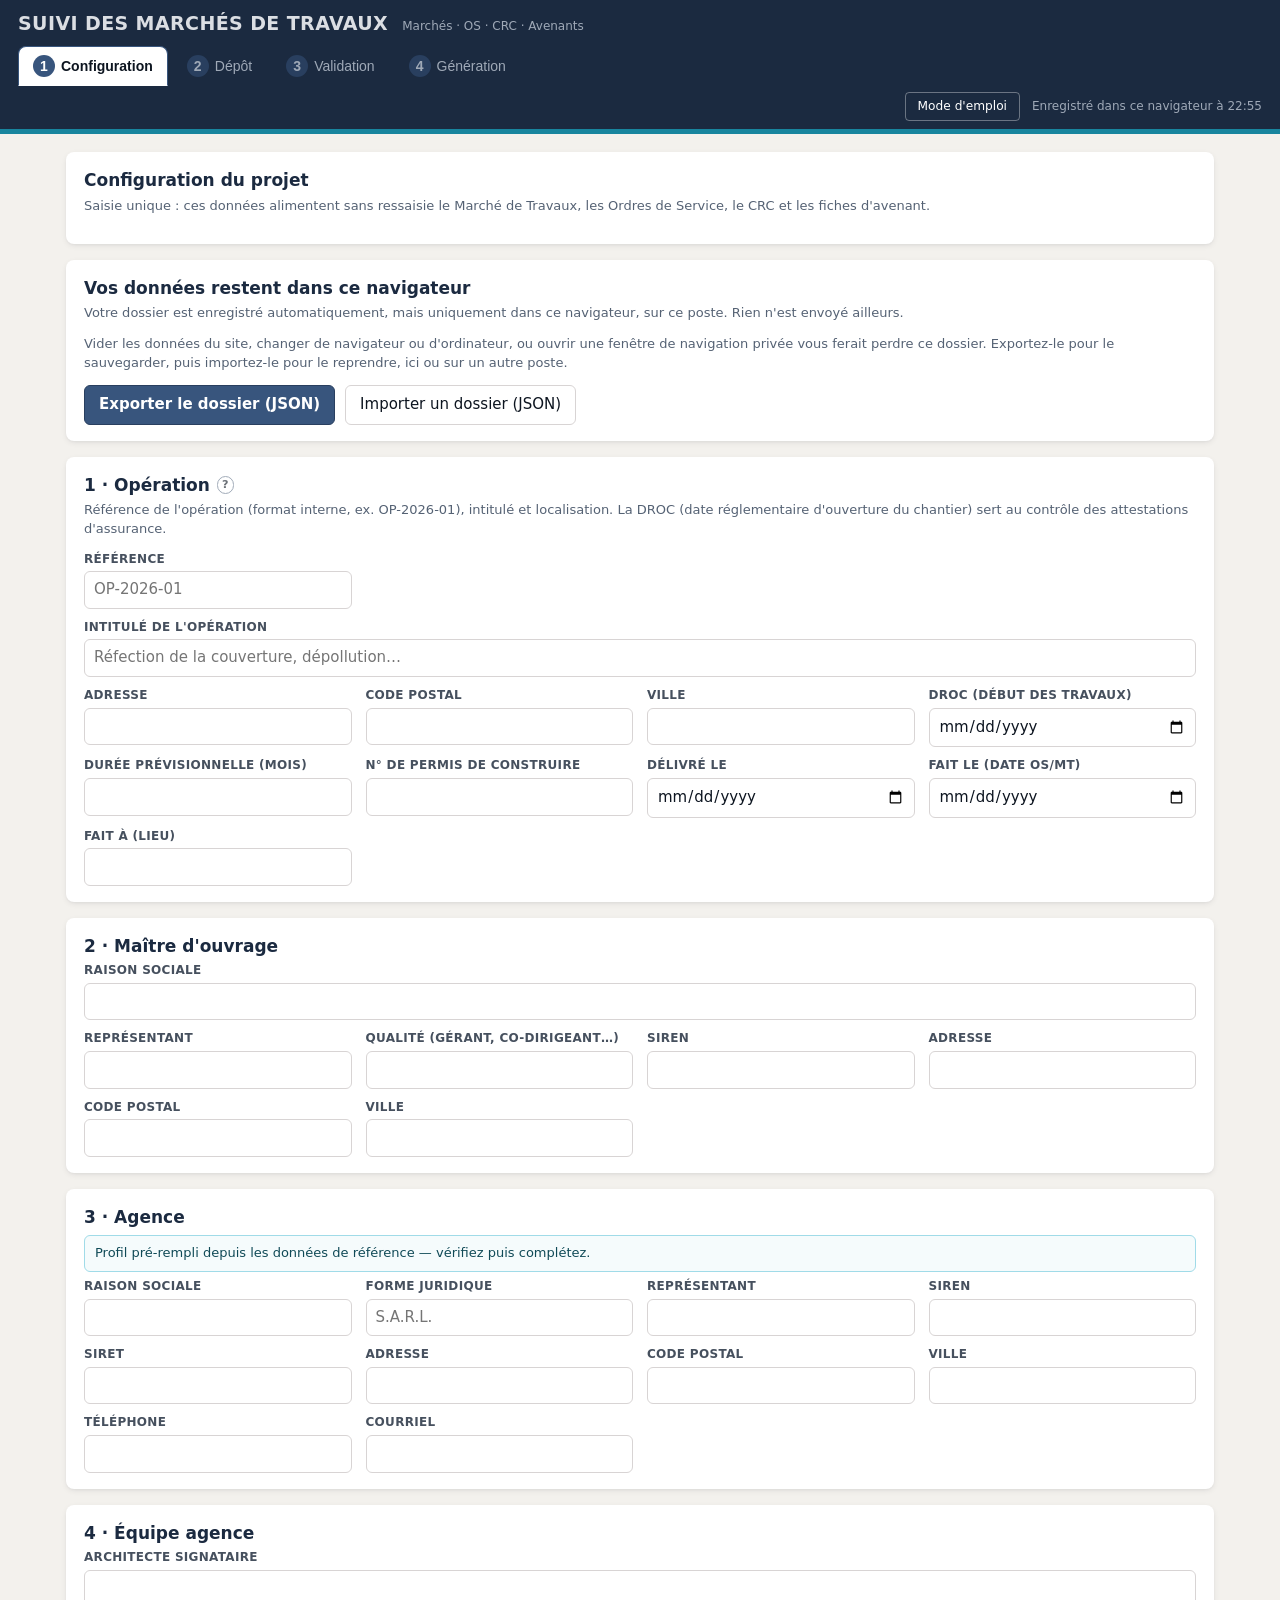
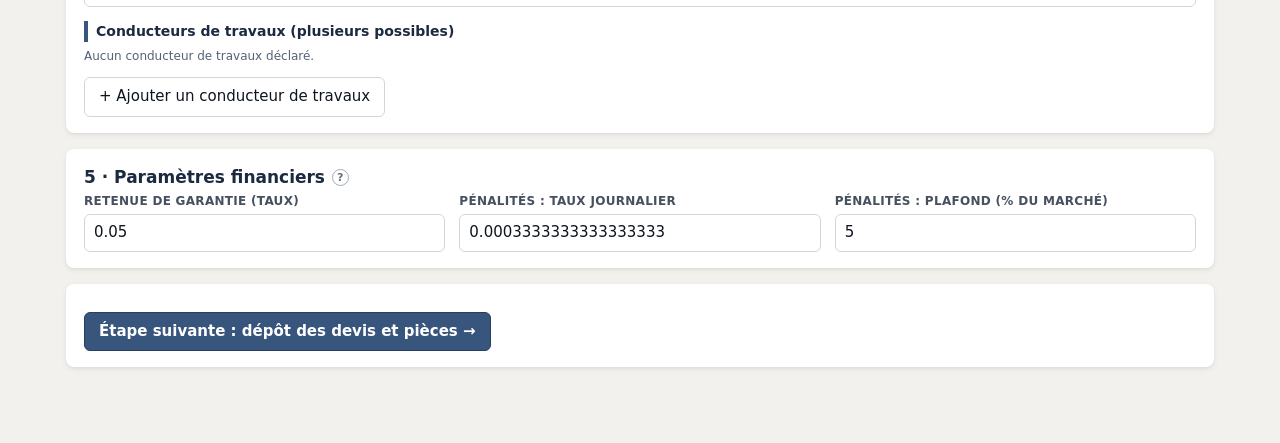
<file: index.html>
<!DOCTYPE html>
<!-- index.html
     Application web statique « Suivi des Marchés de Travaux ».
     Aucun build, aucune dépendance hors vendor/ : un navigateur suffit.
     Le shell ne contient que l'en-tête (charte : bleu marine + bandeau
     orange), la navigation par étapes et les points d'ancrage ; tous les
     écrans sont rendus par js/app.js (module ES). -->
<html lang="fr">
<head>
  <meta charset="utf-8">
  <meta name="viewport" content="width=device-width, initial-scale=1">
  <title>Suivi des Marchés de Travaux</title>
  <!-- Jetons de la charte (couleurs, polices, rayons) : chargés AVANT la feuille
       de style, qui ne fait que les consommer. Aucune valeur de couleur n'est
       écrite en dur dans app.css. -->
  <link rel="stylesheet" href="css/tokens.css">
  <link rel="stylesheet" href="css/app.css">
</head>
<body>
  <header id="entete">
    <div class="marque">
      <span class="titre">Suivi des marchés de travaux</span>
      <span class="sous-titre">Marchés · OS · CRC · Avenants</span>
    </div>
    <nav id="etapes" aria-label="Étapes du workflow"></nav>
    <div class="zone-outils">
      <button id="bouton-aide" class="bouton-aide" type="button" aria-haspopup="dialog">Mode d'emploi</button>
      <span id="sauvegarde-indicateur">Initialisation…</span>
    </div>
  </header>
  <div id="bandeau"></div>
  <!-- Barre de dossier partagé : présente sur TOUS les écrans. Se connecter et choisir
       une opération sont les PREMIÈRES choses qu'on fait — le panneau vivait au
       contraire au bas du dernier écran, où personne ne le trouvait. Elle reste vide,
       donc invisible, tant qu'aucune base n'est configurée. -->
  <div id="barre-dossier"></div>

  <main id="contenu">
    <noscript>
      <p>Cette application a besoin de JavaScript (modules ES natifs, aucune
      installation). Activez JavaScript puis rechargez la page.</p>
    </noscript>
  </main>

  <div id="toasts" aria-live="polite"></div>

  <script type="module" src="js/app.js"></script>
</body>
</html>
</file>
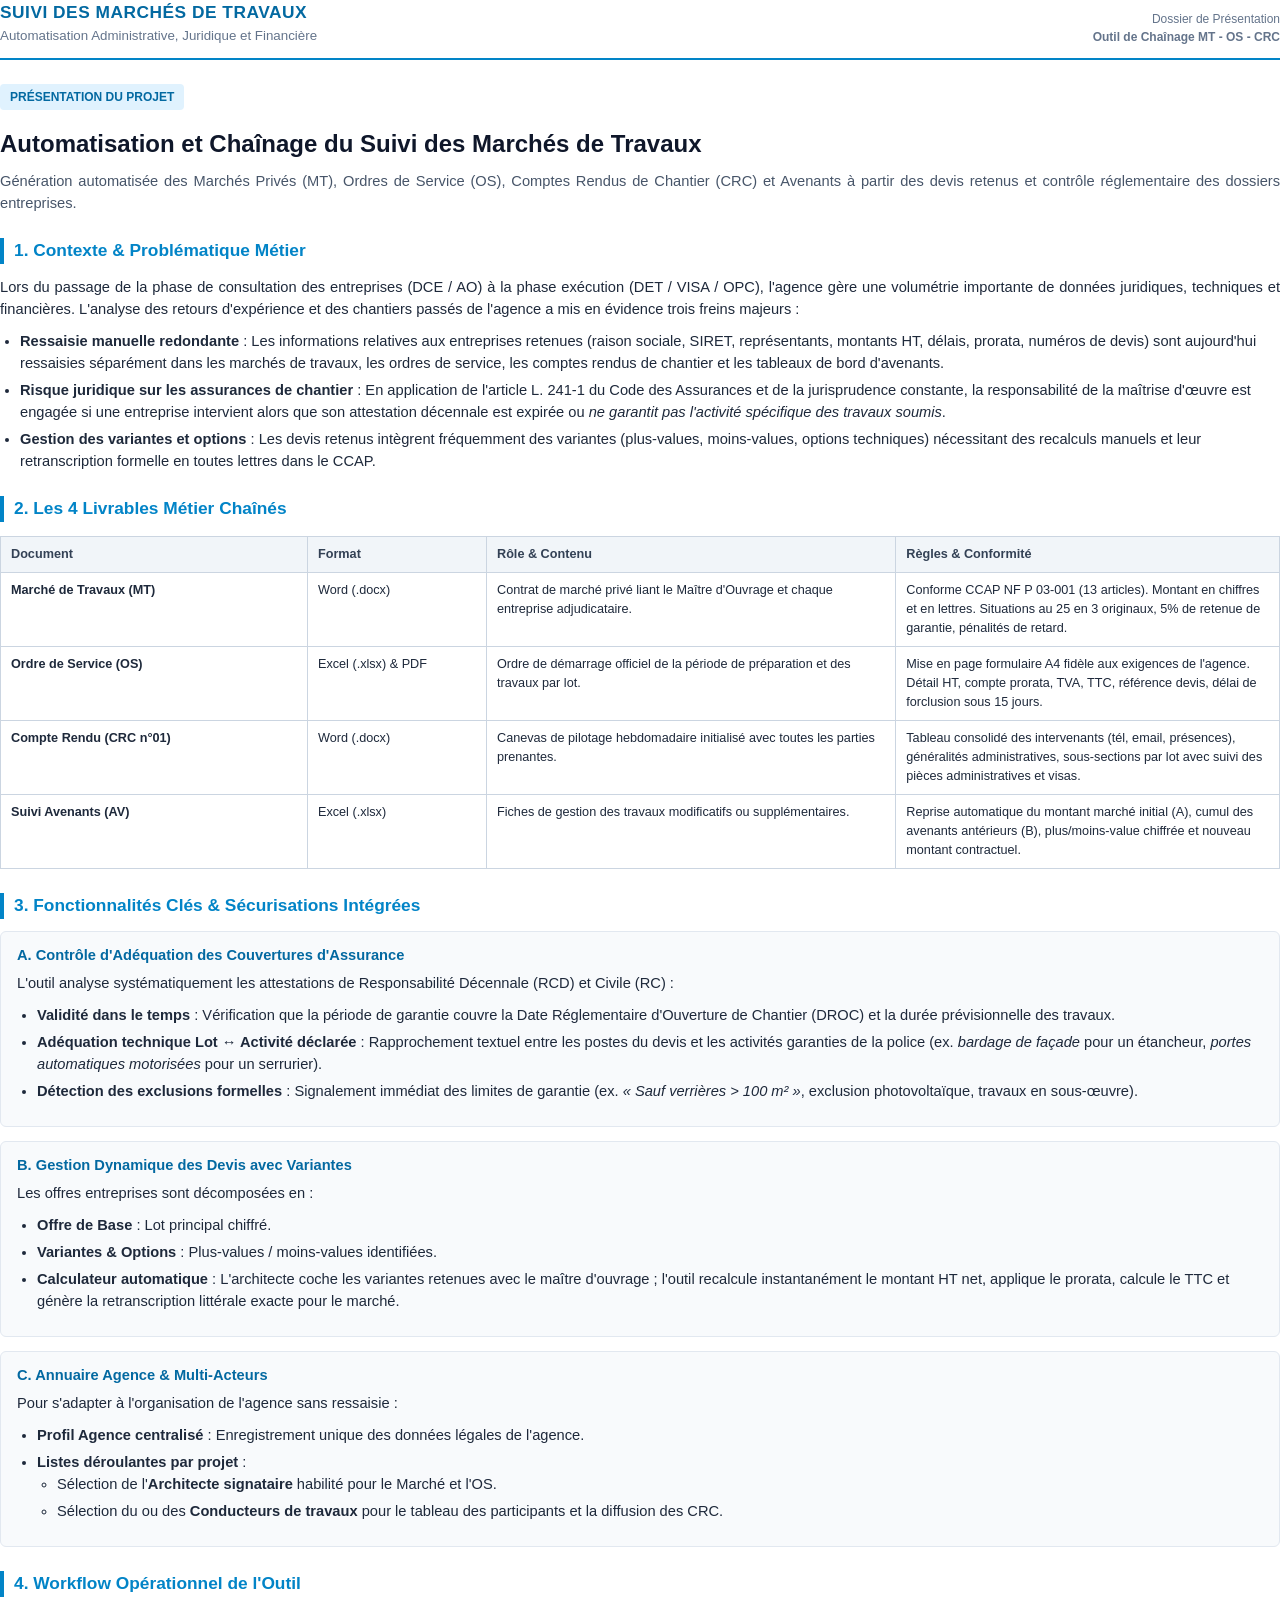
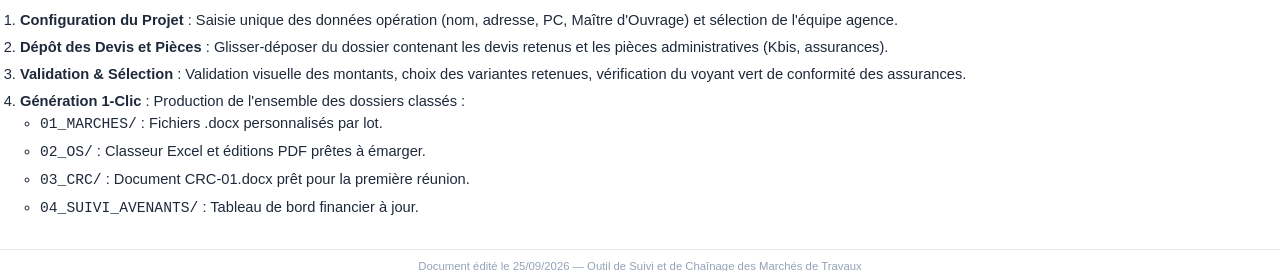
<file: docs/cahier-des-charges.html>
<!DOCTYPE html>
<html lang="fr">
<head>
<meta charset="utf-8">
<title>Présentation du Projet d'Outil - Suivi des Marchés de Travaux</title>
<style>
  @page {
    size: A4;
    margin: 20mm 15mm 20mm 15mm;
  }
  body {
    font-family: -apple-system, BlinkMacSystemFont, 'Segoe UI', Roboto, Helvetica, Arial, sans-serif;
    color: #1e293b;
    line-height: 1.5;
    font-size: 11pt;
    margin: 0;
    padding: 0;
  }
  .header {
    border-bottom: 2px solid #0284c7;
    padding-bottom: 12px;
    margin-bottom: 24px;
    display: flex;
    justify-content: space-between;
    align-items: flex-end;
  }
  .doc-title-top {
    font-size: 13pt;
    font-weight: 700;
    color: #0369a1;
    text-transform: uppercase;
    letter-spacing: 0.5px;
  }
  .doc-subtitle {
    font-size: 10pt;
    color: #64748b;
  }
  h1 {
    font-size: 18pt;
    color: #0f172a;
    margin: 0 0 8px 0;
    font-weight: 800;
  }
  .intro-badge {
    display: inline-block;
    background: #e0f2fe;
    color: #0369a1;
    padding: 4px 10px;
    border-radius: 4px;
    font-size: 9pt;
    font-weight: 600;
    margin-bottom: 16px;
  }
  h2 {
    font-size: 13pt;
    color: #0284c7;
    border-left: 4px solid #0284c7;
    padding-left: 10px;
    margin-top: 24px;
    margin-bottom: 12px;
  }
  h3 {
    font-size: 11pt;
    color: #334155;
    margin-top: 14px;
    margin-bottom: 6px;
    font-weight: 700;
  }
  p {
    margin: 0 0 10px 0;
    text-align: justify;
  }
  ul, ol {
    margin: 0 0 12px 0;
    padding-left: 20px;
  }
  li {
    margin-bottom: 5px;
  }
  .card {
    background: #f8fafc;
    border: 1px solid #e2e8f0;
    border-radius: 6px;
    padding: 12px 16px;
    margin-bottom: 14px;
  }
  table {
    width: 100%;
    border-collapse: collapse;
    margin: 14px 0;
    font-size: 9.5pt;
  }
  th {
    background: #f1f5f9;
    color: #334155;
    text-align: left;
    padding: 8px 10px;
    border: 1px solid #cbd5e1;
    font-weight: 700;
  }
  td {
    padding: 8px 10px;
    border: 1px solid #cbd5e1;
    vertical-align: top;
  }
  .page-break {
    page-break-before: always;
  }
  .footer {
    margin-top: 30px;
    border-top: 1px solid #e2e8f0;
    padding-top: 8px;
    font-size: 8.5pt;
    color: #94a3b8;
    text-align: center;
  }
</style>
</head>
<body>

<div class="header">
  <div>
    <div class="doc-title-top">SUIVI DES MARCHÉS DE TRAVAUX</div>
    <div class="doc-subtitle">Automatisation Administrative, Juridique et Financière</div>
  </div>
  <div style="text-align: right; font-size: 9pt; color: #64748b;">
    Dossier de Présentation<br>
    <strong>Outil de Chaînage MT - OS - CRC</strong>
  </div>
</div>

<div class="intro-badge">PRÉSENTATION DU PROJET</div>

<h1>Automatisation et Chaînage du Suivi des Marchés de Travaux</h1>
<p style="font-size: 11pt; color: #475569; font-weight: 500;">
  Génération automatisée des Marchés Privés (MT), Ordres de Service (OS), Comptes Rendus de Chantier (CRC) et Avenants à partir des devis retenus et contrôle réglementaire des dossiers entreprises.
</p>

<h2>1. Contexte & Problématique Métier</h2>
<p>
  Lors du passage de la phase de consultation des entreprises (DCE / AO) à la phase exécution (DET / VISA / OPC), l'agence gère une volumétrie importante de données juridiques, techniques et financières. L'analyse des retours d'expérience et des chantiers passés de l'agence a mis en évidence trois freins majeurs :
</p>
<ul>
  <li><strong>Ressaisie manuelle redondante</strong> : Les informations relatives aux entreprises retenues (raison sociale, SIRET, représentants, montants HT, délais, prorata, numéros de devis) sont aujourd'hui ressaisies séparément dans les marchés de travaux, les ordres de service, les comptes rendus de chantier et les tableaux de bord d'avenants.</li>
  <li><strong>Risque juridique sur les assurances de chantier</strong> : En application de l'article L. 241-1 du Code des Assurances et de la jurisprudence constante, la responsabilité de la maîtrise d'œuvre est engagée si une entreprise intervient alors que son attestation décennale est expirée ou <em>ne garantit pas l'activité spécifique des travaux soumis</em>.</li>
  <li><strong>Gestion des variantes et options</strong> : Les devis retenus intègrent fréquemment des variantes (plus-values, moins-values, options techniques) nécessitant des recalculs manuels et leur retranscription formelle en toutes lettres dans le CCAP.</li>
</ul>

<h2>2. Les 4 Livrables Métier Chaînés</h2>
<table>
  <thead>
    <tr>
      <th style="width: 24%;">Document</th>
      <th style="width: 14%;">Format</th>
      <th style="width: 32%;">Rôle & Contenu</th>
      <th style="width: 30%;">Règles & Conformité</th>
    </tr>
  </thead>
  <tbody>
    <tr>
      <td><strong>Marché de Travaux (MT)</strong></td>
      <td>Word (.docx)</td>
      <td>Contrat de marché privé liant le Maître d'Ouvrage et chaque entreprise adjudicataire.</td>
      <td>Conforme CCAP NF P 03-001 (13 articles). Montant en chiffres et en lettres. Situations au 25 en 3 originaux, 5% de retenue de garantie, pénalités de retard.</td>
    </tr>
    <tr>
      <td><strong>Ordre de Service (OS)</strong></td>
      <td>Excel (.xlsx) & PDF</td>
      <td>Ordre de démarrage officiel de la période de préparation et des travaux par lot.</td>
      <td>Mise en page formulaire A4 fidèle aux exigences de l'agence. Détail HT, compte prorata, TVA, TTC, référence devis, délai de forclusion sous 15 jours.</td>
    </tr>
    <tr>
      <td><strong>Compte Rendu (CRC n°01)</strong></td>
      <td>Word (.docx)</td>
      <td>Canevas de pilotage hebdomadaire initialisé avec toutes les parties prenantes.</td>
      <td>Tableau consolidé des intervenants (tél, email, présences), généralités administratives, sous-sections par lot avec suivi des pièces administratives et visas.</td>
    </tr>
    <tr>
      <td><strong>Suivi Avenants (AV)</strong></td>
      <td>Excel (.xlsx)</td>
      <td>Fiches de gestion des travaux modificatifs ou supplémentaires.</td>
      <td>Reprise automatique du montant marché initial (A), cumul des avenants antérieurs (B), plus/moins-value chiffrée et nouveau montant contractuel.</td>
    </tr>
  </tbody>
</table>

<div class="page-break"></div>

<h2>3. Fonctionnalités Clés & Sécurisations Intégrées</h2>

<div class="card">
  <h3 style="color: #0369a1; margin-top: 0;">A. Contrôle d'Adéquation des Couvertures d'Assurance</h3>
  <p>L'outil analyse systématiquement les attestations de Responsabilité Décennale (RCD) et Civile (RC) :</p>
  <ul>
    <li><strong>Validité dans le temps</strong> : Vérification que la période de garantie couvre la Date Réglementaire d'Ouverture de Chantier (DROC) et la durée prévisionnelle des travaux.</li>
    <li><strong>Adéquation technique Lot &harr; Activité déclarée</strong> : Rapprochement textuel entre les postes du devis et les activités garanties de la police (ex. <em>bardage de façade</em> pour un étancheur, <em>portes automatiques motorisées</em> pour un serrurier).</li>
    <li><strong>Détection des exclusions formelles</strong> : Signalement immédiat des limites de garantie (ex. <em>« Sauf verrières > 100 m² »</em>, exclusion photovoltaïque, travaux en sous-œuvre).</li>
  </ul>
</div>

<div class="card">
  <h3 style="color: #0369a1; margin-top: 0;">B. Gestion Dynamique des Devis avec Variantes</h3>
  <p>Les offres entreprises sont décomposées en :</p>
  <ul>
    <li><strong>Offre de Base</strong> : Lot principal chiffré.</li>
    <li><strong>Variantes & Options</strong> : Plus-values / moins-values identifiées.</li>
    <li><strong>Calculateur automatique</strong> : L'architecte coche les variantes retenues avec le maître d'ouvrage ; l'outil recalcule instantanément le montant HT net, applique le prorata, calcule le TTC et génère la retranscription littérale exacte pour le marché.</li>
  </ul>
</div>

<div class="card">
  <h3 style="color: #0369a1; margin-top: 0;">C. Annuaire Agence & Multi-Acteurs</h3>
  <p>Pour s'adapter à l'organisation de l'agence sans ressaisie :</p>
  <ul>
    <li><strong>Profil Agence centralisé</strong> : Enregistrement unique des données légales de l'agence.</li>
    <li><strong>Listes déroulantes par projet</strong> :
      <ul>
        <li>Sélection de l'<strong>Architecte signataire</strong> habilité pour le Marché et l'OS.</li>
        <li>Sélection du ou des <strong>Conducteurs de travaux</strong> pour le tableau des participants et la diffusion des CRC.</li>
      </ul>
    </li>
  </ul>
</div>

<h2>4. Workflow Opérationnel de l'Outil</h2>
<ol>
  <li><strong>Configuration du Projet</strong> : Saisie unique des données opération (nom, adresse, PC, Maître d'Ouvrage) et sélection de l'équipe agence.</li>
  <li><strong>Dépôt des Devis et Pièces</strong> : Glisser-déposer du dossier contenant les devis retenus et les pièces administratives (Kbis, assurances).</li>
  <li><strong>Validation & Sélection</strong> : Validation visuelle des montants, choix des variantes retenues, vérification du voyant vert de conformité des assurances.</li>
  <li><strong>Génération 1-Clic</strong> : Production de l'ensemble des dossiers classés :
    <ul>
      <li><code>01_MARCHES/</code> : Fichiers .docx personnalisés par lot.</li>
      <li><code>02_OS/</code> : Classeur Excel et éditions PDF prêtes à émarger.</li>
      <li><code>03_CRC/</code> : Document CRC-01.docx prêt pour la première réunion.</li>
      <li><code>04_SUIVI_AVENANTS/</code> : Tableau de bord financier à jour.</li>
    </ul>
  </li>
</ol>

<div class="footer">
  Document édité le 25/09/2026 — Outil de Suivi et de Chaînage des Marchés de Travaux
</div>

</body>
</html>
</file>
<file: css/tokens.css>
/* ==========================================================================
   tokens.css — jetons de la charte de la maison (v1.1.0)

   Repris du jeu de jetons produit de l'agence (généré par design/build_tokens.py,
   édité à la source puis relancé : ne pas inventer de valeur ici).

   Trois familles de couleurs : pétrole (signature), ardoise (primaire et texte),
   crème (fonds). Et quatre statuts sémantiques — conforme, attention, alerte,
   info — qui portent le sens sans dépendre d'un dégradé.

   Aucun préprocesseur, aucun build : ce fichier est chargé par index.html avant
   app.css, qui ne fait que le consommer.
   ========================================================================== */

:root {
  /* Pétrole — couleur de signature (bandeaux, repères) */
  --petrole-50: #f5fbfc;  --petrole-100: #cceaf1; --petrole-200: #a0dbe8;
  --petrole-300: #73cce0; --petrole-400: #45bfda; --petrole-500: #23a9c7;
  --petrole-600: #18859e; --petrole-700: #0f6072; --petrole-800: #104a57;
  --petrole-900: #0f363e; --petrole-950: #0c2227; --petrole-clair: #48b3c8;

  /* Ardoise — primaire, texte, structures */
  --ardoise-50: #f7f8fb;  --ardoise-100: #d9e1eb; --ardoise-200: #bbc9dc;
  --ardoise-300: #9cb1ce; --ardoise-400: #7d99c0; --ardoise-500: #5d81b2;
  --ardoise-600: #476a9b; --ardoise-700: #38557d; --ardoise-800: #293f5f;
  --ardoise-900: #1b2a40; --ardoise-950: #0d1520;

  /* Violet — réservé aux distinctions de plan, jamais au statut */
  --violet-50: #f9f5fd;   --violet-100: #e8d8f8; --violet-300: #c89af4;
  --violet-500: #a855f7;  --violet-700: #7016c6; --violet-900: #37115b;

  /* Neutre — textes discrets, bordures, fonds d'attente */
  --neutre-50: #f8f8f9;   --neutre-100: #dbdee3; --neutre-200: #bdc4cd;
  --neutre-300: #9fa9b7;  --neutre-400: #818ea2; --neutre-500: #64748b;
  --neutre-600: #556274;  --neutre-700: #46505e; --neutre-800: #373e48;
  --neutre-900: #272b32;  --neutre-950: #17191c;

  /* Crème — fonds clairs (fond de page du mode produit) */
  --creme-50: #faf9f8;    --creme-100: #f3f1ed; --creme-200: #e0dbd1;
  --creme-300: #ccc4b5;   --creme-500: #a4977e; --creme-700: #716651;
  --creme-900: #39342a;

  /* Statuts — le sens est porté par la couleur ET par un libellé, jamais seuls */
  --conforme-50: #f5fcfc; --conforme-100: #c5f0ec; --conforme-600: #0f766e;
  --conforme-700: #10615a;
  --attention-50: #fdf8f5; --attention-100: #f5dcc9; --attention-200: #efc09b;
  --attention-300: #eca36b; --attention-400: #eb8639; --attention-500: #df6a11;
  --attention-600: #b45309; --attention-700: #8e450d; --attention-braise: #ff8325;
  --alerte-50: #fcf5f5;   --alerte-100: #f2d0d0; --alerte-600: #b91c1c;
  --alerte-700: #911b1b;  --alerte-braise: #ff3535;
  --info-50: #f5f7fc;     --info-100: #d4dcf3; --info-600: #1d4ed8;

  /* Typographie : Plus Jakarta Sans quand elle est installée, sinon la pile système */
  --police-sans: 'Plus Jakarta Sans', ui-sans-serif, system-ui, 'Segoe UI', Roboto, Helvetica, Arial, sans-serif;
  --police-mono: 'JetBrains Mono', ui-monospace, 'Cascadia Mono', Consolas, 'Courier New', monospace;

  /* Échelle typographique et espacements */
  --fs-2xs: 0.75rem; --fs-xs: 0.8125rem; --fs-sm: 0.875rem; --fs-base: 1rem;
  --fs-md: 1.125rem; --fs-lg: 1.375rem; --fs-xl: 1.75rem;
  --esp-1: 4px; --esp-2: 8px; --esp-3: 12px; --esp-4: 16px; --esp-5: 24px; --esp-6: 32px;

  /* Rayons et élévations */
  --rayon-net: 2px; --rayon-controle: 4px; --rayon-carte: 8px; --rayon-plein: 9999px;
  --elevation-1: 0 1px 2px 0 rgb(15 23 42 / .06);
  --elevation-2: 0 2px 6px -1px rgb(15 23 42 / .10), 0 1px 3px -1px rgb(15 23 42 / .06);
  --elevation-3: 0 8px 20px -4px rgb(15 23 42 / .14), 0 3px 8px -3px rgb(15 23 42 / .08);

  /* Sémantique du mode produit (clair) */
  --fond: var(--creme-100);
  --surface: #ffffff;
  --surface-haute: #ffffff;
  --bordure: #d8d4d4;
  --bordure-forte: var(--neutre-500);
  --texte: var(--ardoise-950);
  --texte-attenue: var(--neutre-600);
  --texte-inverse: #ffffff;
  --primaire: var(--ardoise-700);
  --primaire-survol: var(--ardoise-800);
  --accent: var(--ardoise-700);
  --accent-survol: var(--ardoise-800);
  --accent-texte: #ffffff;

  /* Contexte sombre (bandeau d'en-tête) */
  --sur-sombre: var(--ardoise-900);
  --texte-sur-sombre: var(--neutre-300);
  --texte-sur-sombre-fort: #ffffff;
}
</file>
<file: css/app.css>
/* ==========================================================================
   app.css — feuille de style de l'application « Suivi des Marchés de Travaux »
   Habillage : charte de la maison, chargée par css/tokens.css (aucune valeur de
   couleur n'est inventée ici, tout est consommé depuis les jetons).
     fond de page     crème      (--fond)
     bandeau d'en-tête ardoise   (--sur-sombre), filet de signature en pétrole
     actions          ardoise    (--primaire / --accent)
     statuts          conforme / attention / alerte — chacun accompagné de son
                      libellé, jamais porté par la seule couleur.
   Le contenu de saisie (formulaires, tableaux) repose sur des surfaces claires
   pour rester lisible sur PC comme sur tablette.
   Aucun préprocesseur, aucun build : CSS statique chargé par index.html.
   ========================================================================== */

/* Alias métier : l'application nomme ses surfaces, la charte fournit les valeurs.
   Les noms historiques sont conservés pour ne pas réécrire 500 lignes de règles. */
:root {
  --fond: var(--creme-100);
  --fond-secondaire: var(--sur-sombre);
  --accent: var(--ardoise-700);
  --accent-fonce: var(--ardoise-800);
  --surface: #ffffff;
  --surface-douce: var(--creme-100);
  --bord: var(--bordure);
  --texte-sombre: var(--texte);
  --texte-clair: var(--neutre-100);
  --texte-discret: var(--texte-attenue);
  --vert: var(--conforme-600);
  --orange: var(--attention-500);
  --rouge: var(--alerte-600);
  --signature: var(--petrole-600);
  --rayon: var(--rayon-carte);
  --ombre: var(--elevation-2);
}

* { box-sizing: border-box; }

html, body {
  margin: 0;
  padding: 0;
  background: var(--fond);
  color: var(--texte-sombre);
  font-family: var(--police-sans);
  font-size: 15px;
  line-height: 1.45;
}

/* ---------- En-tête bleu marine + bandeau orange (charte) ---------- */

#entete {
  background: var(--fond-secondaire);
  color: var(--texte-clair);
  padding: 10px 18px 0;
}

#entete .marque {
  display: flex;
  align-items: baseline;
  gap: 14px;
  flex-wrap: wrap;
}

#entete .marque .titre {
  font-size: 19px;
  font-weight: 700;
  letter-spacing: .4px;
  text-transform: uppercase;
}

#entete .marque .sous-titre {
  font-size: 12px;
  color: var(--texte-sur-sombre);
}

#bandeau {
  height: 5px;
  background: var(--signature);
}

/* Navigation par étapes (workflow en 4 écrans) */
#etapes {
  display: flex;
  gap: 4px;
  margin-top: 8px;
  flex-wrap: wrap;
}

#etapes .etape {
  border: 1px solid transparent;
  background: transparent;
  color: var(--texte-sur-sombre);
  padding: 8px 14px;
  cursor: pointer;
  border-radius: var(--rayon) var(--rayon) 0 0;
  font-size: 14px;
}

#etapes .etape .numero {
  display: inline-block;
  width: 22px;
  height: 22px;
  line-height: 22px;
  text-align: center;
  border-radius: 50%;
  background: var(--ardoise-800);
  margin-right: 6px;
  font-weight: 700;
}

#etapes .etape.courante {
  background: var(--surface);
  color: var(--texte);
  border-color: var(--accent);
  border-bottom-color: var(--surface);
  font-weight: 600;
}

#etapes .etape.courante .numero { background: var(--accent); color: var(--accent-texte); }

#etapes .etape.joignable:hover { color: var(--texte-sur-sombre-fort); }

#entete .zone-outils {
  display: flex;
  /* Regroupés À DROITE. « space-between » répartissait les outils aux deux extrémités dès
     qu'il y en avait deux, ce qui détachait le bouton d'aide de l'indicateur de sauvegarde
     et le faisait passer pour un élément de la marque. */
  justify-content: flex-end;
  align-items: center;
  gap: 12px;
  padding: 6px 0 8px;
  font-size: 12px;
  color: var(--texte-sur-sombre);
}

/* ---------- Structure générale ---------- */

#contenu {
  max-width: 1180px;
  margin: 0 auto;
  padding: 18px 16px 60px;
}

.carte {
  background: var(--surface);
  border-radius: var(--rayon);
  box-shadow: var(--ombre);
  padding: 16px 18px;
  margin-bottom: 16px;
}

.carte h2 {
  margin: 0 0 4px;
  font-size: 17px;
  color: var(--fond-secondaire);
}

.carte h3 {
  margin: 14px 0 6px;
  font-size: 14px;
  color: var(--fond-secondaire);
  border-left: 4px solid var(--accent);
  padding-left: 8px;
}

.aide {
  color: var(--neutre-600);
  font-size: 13px;
  margin: 0 0 12px;
}

.grille-champs {
  display: grid;
  grid-template-columns: repeat(auto-fit, minmax(240px, 1fr));
  gap: 10px 14px;
}

.champ { display: flex; flex-direction: column; gap: 3px; }
.champ.etendu { grid-column: 1 / -1; }

.champ label {
  font-size: 12px;
  font-weight: 600;
  color: var(--neutre-700);
  text-transform: uppercase;
  letter-spacing: .3px;
}

.champ input, .champ select, .champ textarea {
  font: inherit;
  padding: 7px 9px;
  border: 1px solid var(--bord);
  border-radius: 6px;
  background: var(--surface);
  color: var(--texte-sombre);
  width: 100%;
}

.champ input:focus, .champ select:focus, .champ textarea:focus {
  outline: 2px solid var(--accent);
  outline-offset: 0;
  border-color: var(--accent);
}

/* ---------- Boutons ---------- */

.bouton {
  font: inherit;
  border: 1px solid var(--bord);
  background: var(--surface);
  color: var(--texte-sombre);
  border-radius: 6px;
  padding: 8px 14px;
  cursor: pointer;
}

.bouton:hover { background: var(--surface-douce); }

.bouton.primaire {
  background: var(--accent);
  border-color: var(--accent-fonce);
  color: var(--texte-inverse);
  font-weight: 700;
}

.bouton.primaire:hover { background: var(--accent-fonce); }

.bouton.neutre-fonce {
  background: var(--fond-secondaire);
  border-color: var(--fond-secondaire);
  color: var(--texte-inverse);
}

.bouton:disabled {
  opacity: .55;
  cursor: not-allowed;
}

.bouton.discret {
  border: none;
  background: transparent;
  color: var(--petrole-700);
  text-decoration: underline;
  padding: 4px 6px;
}

.rangee-boutons {
  display: flex;
  gap: 10px;
  flex-wrap: wrap;
  align-items: center;
  margin-top: 12px;
}

/* ---------- Zones de dépôt (écran 2) ---------- */

.zone-depot {
  border: 2px dashed var(--bord);
  border-radius: var(--rayon);
  background: var(--surface-douce);
  padding: 22px;
  text-align: center;
  color: var(--neutre-700);
  margin-bottom: 12px;
  transition: border-color .15s, background .15s;
}

.zone-depot.survol {
  border-color: var(--accent);
  background: var(--attention-50);
}

.zone-depot .titre-depot {
  font-weight: 700;
  color: var(--fond-secondaire);
  margin-bottom: 4px;
}

.zone-depot .mini {
  font-size: 12px;
  color: var(--neutre-500);
}

/* Carte d'un fichier déposé, en attente d'affectation */
.fichier-depose {
  border: 1px solid var(--bord);
  border-radius: var(--rayon);
  padding: 10px 12px;
  margin-bottom: 10px;
  background: var(--surface);
}

.fichier-depose .tete {
  display: flex;
  gap: 10px;
  align-items: center;
  flex-wrap: wrap;
}

.fichier-depose .nom {
  font-weight: 600;
  word-break: break-all;
}

.badge {
  display: inline-block;
  border-radius: 999px;
  padding: 2px 10px;
  font-size: 11px;
  font-weight: 700;
  border: 1px solid transparent;
}

.badge.type { background: var(--petrole-50); color: var(--petrole-700); }
.badge.texte { background: var(--conforme-100); color: var(--conforme-700); }
.badge.scan { background: var(--attention-100); color: var(--attention-700); }
.badge.attente { background: var(--neutre-100); color: var(--neutre-700); }
.badge.erreur { background: var(--alerte-100); color: var(--alerte-700); }

.extrait {
  font-size: 12px;
  color: var(--neutre-600);
  background: var(--surface-douce);
  border-radius: 6px;
  padding: 6px 8px;
  margin-top: 6px;
  max-height: 90px;
  overflow: auto;
  white-space: pre-wrap;
  word-break: break-word;
}

.fichier-depose .champs-ligne {
  display: grid;
  grid-template-columns: repeat(auto-fit, minmax(150px, 1fr));
  gap: 8px;
  margin-top: 8px;
}

/* ---------- Tableaux (écran validation) ---------- */

.tableau-defilant { overflow-x: auto; }

table.donnees {
  width: 100%;
  border-collapse: collapse;
  font-size: 13px;
  background: var(--surface);
}

table.donnees th, table.donnees td {
  border: 1px solid var(--bord);
  padding: 6px 8px;
  text-align: left;
  vertical-align: top;
}

table.donnees th {
  background: var(--fond-secondaire);
  color: var(--texte-inverse);
  font-weight: 600;
}

table.donnees td.numerique { text-align: right; font-variant-numeric: tabular-nums; }
table.donnees td .input-table { width: 110px; }
table.donnees input[type="text"], table.donnees input[type="number"], table.donnees input[type="date"] {
  font: inherit;
  padding: 4px 6px;
  border: 1px solid var(--bord);
  border-radius: 4px;
  width: 100%;
  min-width: 90px;
}

.montant-lettres {
  font-style: italic;
  color: var(--neutre-700);
  font-size: 12px;
}

/* Voyant assurances : vert / orange / rouge */
.voyant {
  display: inline-block;
  width: 16px;
  height: 16px;
  border-radius: 50%;
  border: 2px solid rgba(0,0,0,.25);
  vertical-align: middle;
}
.voyant.vert  { background: var(--vert); }
.voyant.orange { background: var(--orange); }
.voyant.rouge { background: var(--rouge); }

.raisons {
  margin: 6px 0 0;
  padding-left: 18px;
  font-size: 12px;
  color: var(--alerte-700);
}

.fondement {
  font-size: 11px;
  color: var(--neutre-500);
  margin-top: 4px;
}

/* ---------- Écran génération ---------- */

.resultat-generation {
  border: 1px solid var(--bord);
  border-radius: var(--rayon);
  background: var(--surface);
  padding: 10px 14px;
  margin-top: 12px;
}

.arborescence {
  font-family: Consolas, "Courier New", monospace;
  font-size: 13px;
  white-space: pre-wrap;
  margin: 0;
}

/* Panneau d'état des modules partenaires */
.panneau-modules table { margin-top: 8px; }
.statut-module { font-weight: 700; }
.statut-module.charge { color: var(--vert); }
.statut-module.attente { color: var(--orange); }
.statut-module.erreur { color: var(--rouge); }

/* ---------- Toasts ---------- */

#toasts {
  position: fixed;
  bottom: 16px;
  right: 16px;
  display: flex;
  flex-direction: column;
  gap: 8px;
  z-index: 60;
  max-width: 420px;
}

.toast {
  background: var(--fond-secondaire);
  color: var(--texte-inverse);
  border-radius: var(--rayon);
  border-left: 5px solid var(--accent);
  box-shadow: var(--ombre);
  padding: 10px 14px;
  font-size: 13px;
}

.toast.succes { border-left-color: var(--vert); }
.toast.erreur { border-left-color: var(--rouge); }

/* ---------- Divers ---------- */

.message-attente {
  background: var(--attention-100);
  border: 1px solid var(--attention-300);
  color: var(--attention-700);
  border-radius: 6px;
  padding: 8px 10px;
  font-size: 13px;
  margin: 6px 0;
}

.message-info {
  background: var(--petrole-50);
  border: 1px solid var(--petrole-200);
  color: var(--petrole-800);
  border-radius: 6px;
  padding: 8px 10px;
  font-size: 13px;
  margin: 6px 0;
}

.entre-deux { color: var(--texte-discret); font-size: 12px; margin: 4px 0; }

.ligne-actions { display: flex; gap: 8px; align-items: center; flex-wrap: wrap; }

@media (max-width: 900px) {
  body { font-size: 14px; }
  #contenu { padding: 12px 10px 50px; }
  .carte { padding: 12px; }
  #etapes .etape { padding: 7px 9px; font-size: 12.5px; }
  #etapes .etape .libelle-long { display: none; }
}


/* ─────────────────────────────────────────────────────────────────────────
   Complétude des entreprises et pastilles d'état (SPEC § 6 ter)
   Ajouté le 25/09/2026 : la saisie progressive affiche ce qui manque au lieu
   de bloquer, et distingue une entreprise prête d'une entreprise incomplète.
   ───────────────────────────────────────────────────────────────────────── */
.ligne-completude {
  margin: .35rem 0 .6rem;
  font-size: .95rem;
}
.pastille {
  display: inline-block;
  padding: .1rem .55rem;
  border-radius: 999px;
  font-weight: 600;
  font-size: .85rem;
  color: var(--texte-inverse);
  margin-right: .45rem;
}
.pastille.vert { background: var(--conforme-600); }
.pastille.orange { background: var(--attention-braise); }
.champ-court { max-width: 5.5rem; }


/* ─────────────────────────────────────────────────────────────────────────
   Dossier partagé entre les postes (SPEC § 6 quinquies)
   Liste des dossiers de la base, avec le dossier ouvert mis en évidence.
   ───────────────────────────────────────────────────────────────────────── */
.liste-dossiers { list-style: none; padding: 0; margin: .5rem 0; }
.liste-dossiers li {
  display: flex;
  justify-content: space-between;
  align-items: center;
  gap: .75rem;
  padding: .35rem 0;
  border-bottom: 1px solid var(--bord);
}
.dossier-courant { font-weight: 600; color: var(--primaire); }

/* ---------- Barre de dossier partagé (présente sur tous les écrans) ----------

   Ajoutée après le constat, sur l'application déployée : « Je ne vois pas de fenêtre
   de connexion, ni de navigation entre projets. » Deux causes, deux corrections.

   1. Le panneau vivait au bas du DERNIER écran. La barre est maintenant dans la
      coquille, au-dessus de tous les écrans (index.html : #barre-dossier).
   2. Les champs du formulaire portaient la classe « champs-ligne », qui n'existait
      que sous « .fichier-depose » : ils n'avaient donc AUCUN style et ressemblaient à
      des fragments de formulaire, pas à une fenêtre de connexion. La classe est
      désormais définie pour elle-même, ci-dessous.

   Elle reste vide — donc invisible — tant qu'aucune base n'est configurée. */

#barre-dossier:empty { display: none; }

.barre-dossier {
  display: flex;
  flex-wrap: wrap;
  align-items: center;
  gap: var(--esp-2) var(--esp-3);
  padding: 9px 18px;
  background: var(--surface);
  border-bottom: 1px solid var(--bord);
  font-size: var(--fs-xs);
}

.barre-dossier .etiquette {
  font-size: var(--fs-2xs);
  font-weight: 700;
  letter-spacing: .4px;
  text-transform: uppercase;
  color: var(--primaire);
}

.barre-dossier .etat-dossier { color: var(--texte-discret); }

.barre-dossier input[type="email"],
.barre-dossier input[type="password"],
.barre-dossier select {
  font: inherit;
  padding: 5px 8px;
  border: 1px solid var(--bord);
  border-radius: var(--rayon-controle);
  background: var(--surface);
  color: var(--texte-sombre);
}

.barre-dossier input[type="email"] { min-width: 15rem; }
.barre-dossier input[type="password"] { min-width: 10rem; }
.barre-dossier select { min-width: 20rem; max-width: 36rem; }

.barre-dossier input:focus,
.barre-dossier select:focus {
  outline: 2px solid var(--accent);
  outline-offset: 0;
  border-color: var(--accent);
}

.barre-dossier .bouton { padding: 5px 11px; font-size: var(--fs-xs); }
.barre-dossier summary { cursor: pointer; color: var(--petrole-700); }
.barre-dossier details[open] { flex-basis: 100%; }
.barre-dossier .message-ligne { flex-basis: 100%; margin: 0; }

/* Rangée de champs suivie d'une action : formulaire de connexion, changement de mot
   de passe. Définie POUR ELLE-MÊME — elle ne l'était que sous .fichier-depose. */
.champs-ligne {
  display: flex;
  flex-wrap: wrap;
  gap: 10px;
  align-items: center;
}

/* ---------- Mode d'emploi (bouton de l'en-tête, présent sur tous les écrans) ----------

   Une fenêtre par-dessus l'écran courant plutôt qu'une cinquième étape : la navigation
   décrit un ENCHAÎNEMENT de production, et l'aide n'en est pas une — on la consulte au
   milieu de n'importe quelle étape, puis on reprend où on était. */

.bouton-aide {
  font: inherit;
  font-size: var(--fs-xs);
  padding: 5px 12px;
  border: 1px solid rgba(255, 255, 255, .35);
  border-radius: var(--rayon-controle);
  background: transparent;
  color: var(--texte-sur-sombre-fort);
  cursor: pointer;
}

.bouton-aide:hover { background: rgba(255, 255, 255, .12); }

.aide-voile {
  position: fixed;
  inset: 0;
  z-index: 50;
  background: rgba(13, 21, 32, .55);
  display: flex;
  align-items: flex-start;
  justify-content: center;
  padding: 3vh 16px;
  overflow: auto;
}

.aide-fenetre {
  background: var(--surface);
  border-radius: var(--rayon-carte);
  box-shadow: var(--elevation-3);
  width: min(920px, 100%);
  padding: 0 0 var(--esp-5);
}

.aide-entete {
  position: sticky;
  top: 0;
  display: flex;
  align-items: center;
  justify-content: space-between;
  gap: var(--esp-4);
  padding: var(--esp-4) var(--esp-5);
  background: var(--surface);
  border-bottom: 1px solid var(--bord);
  border-radius: var(--rayon-carte) var(--rayon-carte) 0 0;
}

.aide-entete h2 { margin: 0; font-size: var(--fs-lg); color: var(--primaire); }

.aide-corps { padding: var(--esp-4) var(--esp-5) 0; }

.aide-corps h3 {
  margin: var(--esp-5) 0 var(--esp-2);
  padding-left: var(--esp-3);
  border-left: 4px solid var(--petrole-600);
  font-size: var(--fs-md);
  color: var(--primaire);
}

.aide-corps h3:first-child { margin-top: var(--esp-3); }

.aide-texte { margin: 0 0 var(--esp-3); }

.aide-liste { margin: 0 0 var(--esp-3); padding-left: var(--esp-5); }
.aide-liste li { margin-bottom: var(--esp-1); }

.aide-etapes { list-style: none; counter-reset: aide; margin: 0 0 var(--esp-3); padding: 0; }

.aide-etapes li {
  counter-increment: aide;
  position: relative;
  padding-left: 2.2rem;
  margin-bottom: var(--esp-3);
}

.aide-etapes li::before {
  content: counter(aide);
  position: absolute;
  left: 0;
  top: 1px;
  width: 1.5rem;
  height: 1.5rem;
  display: flex;
  align-items: center;
  justify-content: center;
  border-radius: var(--rayon-plein);
  background: var(--primaire);
  color: var(--texte-inverse);
  font-size: var(--fs-2xs);
  font-weight: 700;
}

.aide-etape-titre { display: block; font-weight: 700; color: var(--texte-sombre); }
.aide-etapes .aide-texte { display: block; color: var(--texte-discret); }

.aide-question { margin-bottom: var(--esp-4); }
.aide-question-titre { margin: 0; font-weight: 700; color: var(--texte-sombre); }
.aide-question .aide-texte { margin: 2px 0 0; color: var(--texte-discret); }

.aide-tableau { margin: 0 0 var(--esp-4); }

/* ==================================================================== */
/* Aide contextuelle — bulles, et bandeau d'avertissements               */
/* Aucune couleur en dur : uniquement les jetons de css/tokens.css.      */
/* ==================================================================== */

/* Le titre et son bouton « ? » sur la même ligne, le bouton collé au texte
   plutôt que repoussé au bord : une aide doit se lire comme appartenant au
   titre qu'elle explique. */
.titre-avec-aide {
  display: flex;
  align-items: center;
  gap: 0.45rem;
}

.aide-ancre {
  flex: 0 0 auto;
  width: 1.15rem;
  height: 1.15rem;
  padding: 0;
  border: 1px solid var(--bordure-forte);
  border-radius: 50%;
  background: var(--surface);
  color: var(--texte);
  font-family: var(--police-sans);
  font-size: var(--fs-2xs);
  font-weight: 600;
  line-height: 1;
  cursor: help;
  opacity: 0.6;
}

.aide-ancre:hover,
.aide-ancre:focus-visible,
.aide-ancre[aria-expanded="true"] {
  opacity: 1;
  border-color: var(--petrole-600);
  color: var(--petrole-900);
  background: var(--petrole-50);
}

/* Positionnée par le script (position: fixed, coordonnées calculées) : une bulle
   ancrée en absolute suivrait son parent défilant et sortirait de l'écran. */
.aide-bulle {
  position: fixed;
  z-index: 60;
  width: min(34rem, calc(100vw - 2rem));
  max-height: min(26rem, calc(100vh - 6rem));
  display: flex;
  flex-direction: column;
  background: var(--surface-haute);
  border: 1px solid var(--bordure-forte);
  border-radius: var(--rayon-net);
  box-shadow: var(--elevation-3);
}

.aide-bulle-entete {
  display: flex;
  align-items: flex-start;
  justify-content: space-between;
  gap: 0.5rem;
  padding: 0.7rem 0.8rem 0.4rem;
  border-bottom: 1px solid var(--bordure);
}

.aide-bulle-titre {
  margin: 0;
  font-size: var(--fs-md);
  color: var(--petrole-900);
}

.aide-bulle-fermer {
  flex: 0 0 auto;
  border: 0;
  background: transparent;
  color: var(--neutre-600);
  font-size: 1.1rem;
  line-height: 1;
  cursor: pointer;
}

.aide-bulle-fermer:hover { color: var(--texte); }

.aide-bulle-corps {
  overflow-y: auto;
  padding: 0.6rem 0.8rem;
}

.aide-bulle-corps > :first-child { margin-top: 0; }

.aide-bulle-pied {
  padding: 0.45rem 0.8rem 0.6rem;
  border-top: 1px solid var(--bordure);
}

/* La chronologie du marché : les phases hors outil sont visiblement distinctes,
   sans être traitées comme des défauts — c'est un périmètre, pas une erreur. */
.aide-jalons {
  margin: 0.4rem 0 0.8rem;
  padding-left: 1.3rem;
}

.aide-jalon {
  margin-bottom: 0.7rem;
  padding-left: 0.3rem;
  border-left: 3px solid var(--conforme-700);
}

.aide-jalon-partiel { border-left-color: var(--attention-600); }
.aide-jalon-absent { border-left-color: var(--neutre-300); }

.aide-jalon > span { display: block; }

.aide-jalon-titre {
  font-weight: 600;
  color: var(--petrole-900);
}

.aide-jalon-couverture {
  font-family: var(--police-mono);
  font-size: var(--fs-2xs);
  text-transform: uppercase;
  letter-spacing: 0.04em;
  color: var(--neutre-600);
}

.aide-jalon-engage {
  margin-top: 0.2rem;
  padding: 0.3rem 0.45rem;
  background: var(--attention-50);
  border-radius: var(--rayon-net);
}

.aide-hors-ecran-titre {
  margin: 1rem 0 0.3rem;
  color: var(--petrole-900);
}

/* Section visée en arrivant d'une bulle : un repère bref, qui s'efface. */
.aide-section-visee {
  background: var(--info-50);
  outline: 2px solid var(--petrole-300);
  outline-offset: 2px;
}

/* --------------------------------------------------------------------- */
/* Avertissements d'état : À L'ÉCRAN, jamais seulement dans l'aide.       */
/* Ils occupent #bandeau, qui reste vide — donc invisible — quand il n'y  */
/* a rien à signaler. Pas de place réservée, pas de bruit permanent.      */
/* --------------------------------------------------------------------- */
.avertissement {
  display: block;
  padding: 0.55rem 0.9rem;
  border-bottom: 1px solid var(--bordure-forte);
  font-size: var(--fs-md);
}

.avertissement-securite {
  background: var(--alerte-50);
  color: var(--alerte-700);
  border-left: 5px solid var(--alerte-700);
}

.avertissement-attention {
  background: var(--attention-50);
  border-left: 5px solid var(--attention-600);
}

.avertissement-titre { display: block; }
.avertissement-texte { display: block; }

.avertissement-geste {
  display: block;
  margin-top: 0.2rem;
  font-family: var(--police-mono);
  font-size: var(--fs-2xs);
}

/* --------------------------------------------------------------------- */
/* Fonctions indisponibles : carte qui n'existe que lorsqu'il y a un      */
/* problème. Elle annonçait auparavant en permanence que tout allait      */
/* bien, en nommant l'organisation interne de la construction.           */
/* --------------------------------------------------------------------- */
.carte-indisponible {
  border-left: 5px solid var(--attention-600);
  background: var(--attention-50);
}

.liste-indisponibles {
  margin: 0.5rem 0;
  padding-left: 1.2rem;
}

.liste-indisponibles li { margin-bottom: 0.35rem; }
.liste-indisponibles span { display: block; }

.indisponible-fonction { font-weight: 600; }

.indisponible-malgre {
  color: var(--neutre-600);
  font-size: var(--fs-md);
}

/* Le détail technique est replié : il sert à réparer, pas à informer. */
.indisponible-technique { margin-top: 0.6rem; }

.indisponible-technique summary {
  cursor: pointer;
  color: var(--neutre-600);
  font-size: var(--fs-2xs);
}

.indisponible-technique pre {
  margin: 0.35rem 0 0;
  padding: 0.4rem 0.55rem;
  overflow-x: auto;
  background: var(--surface);
  border: 1px solid var(--bordure);
  border-radius: var(--rayon-net);
  font-family: var(--police-mono);
  font-size: var(--fs-2xs);
}
</file>
